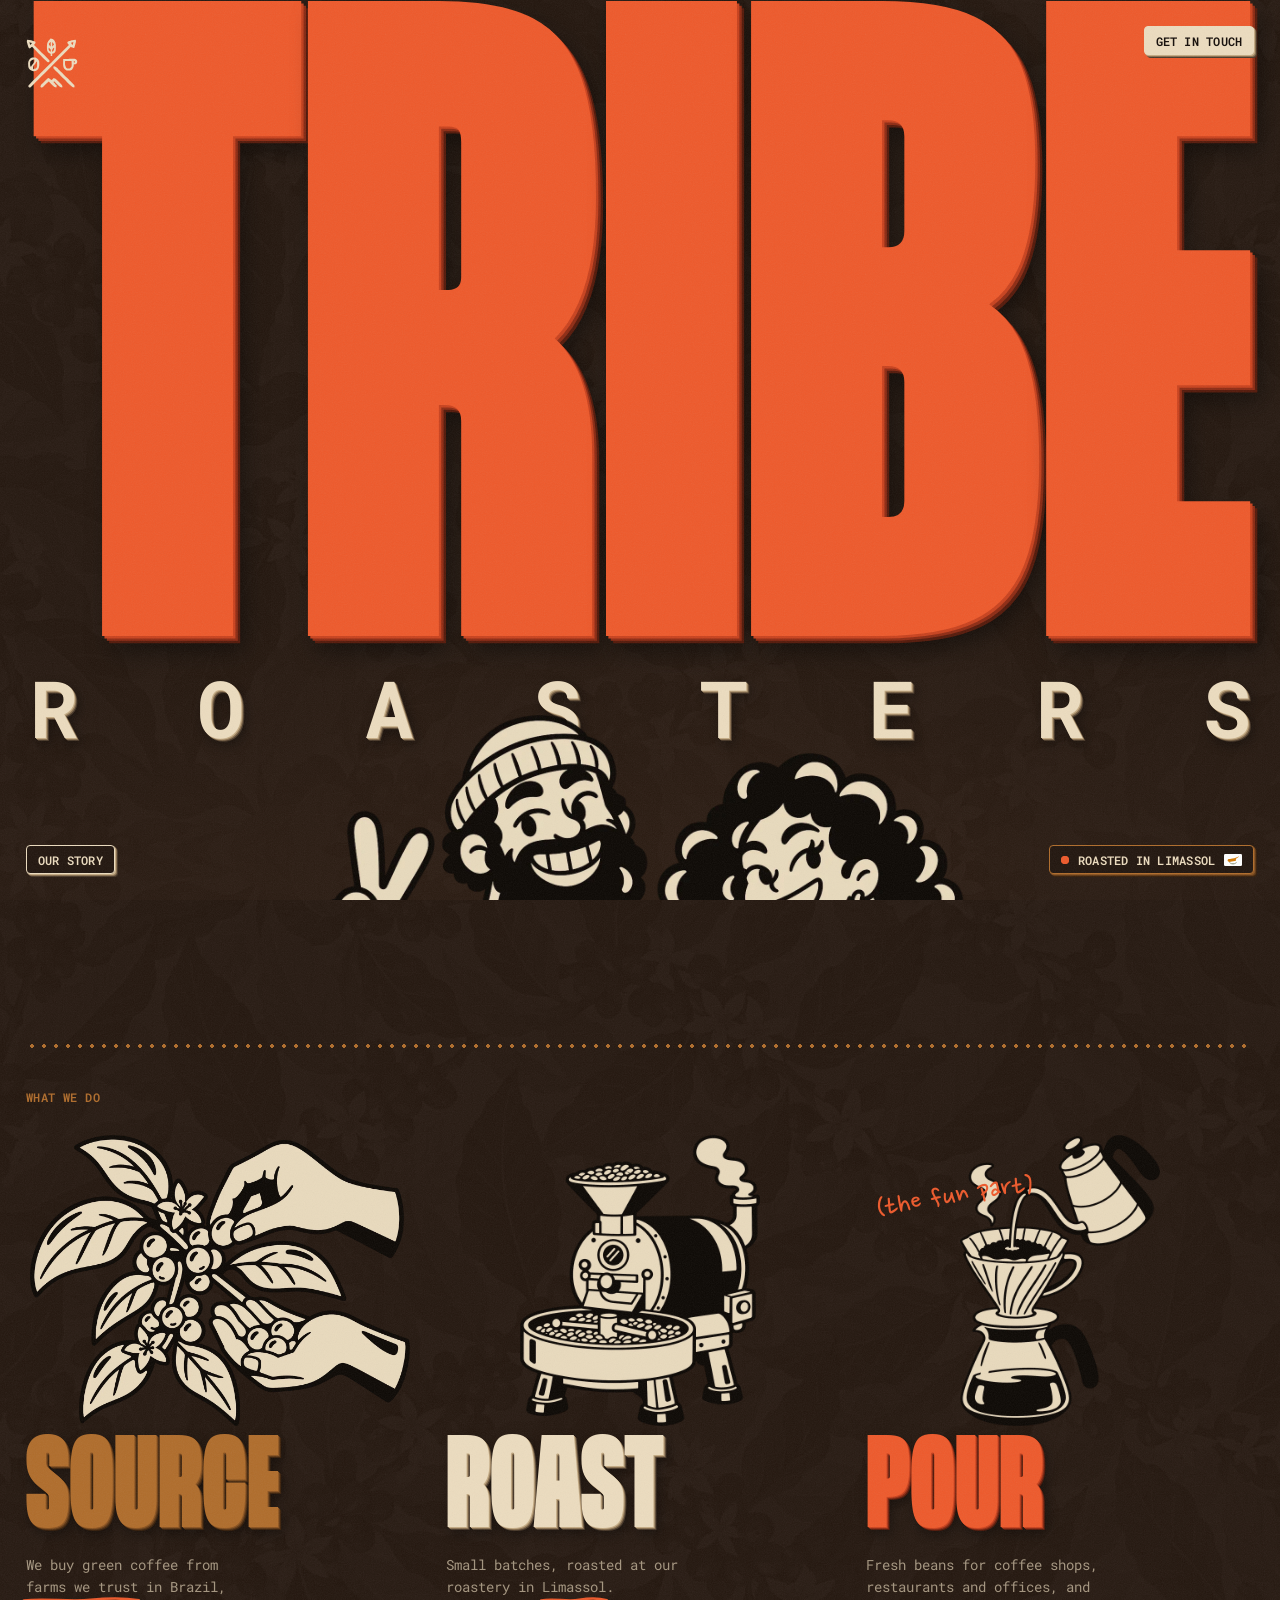
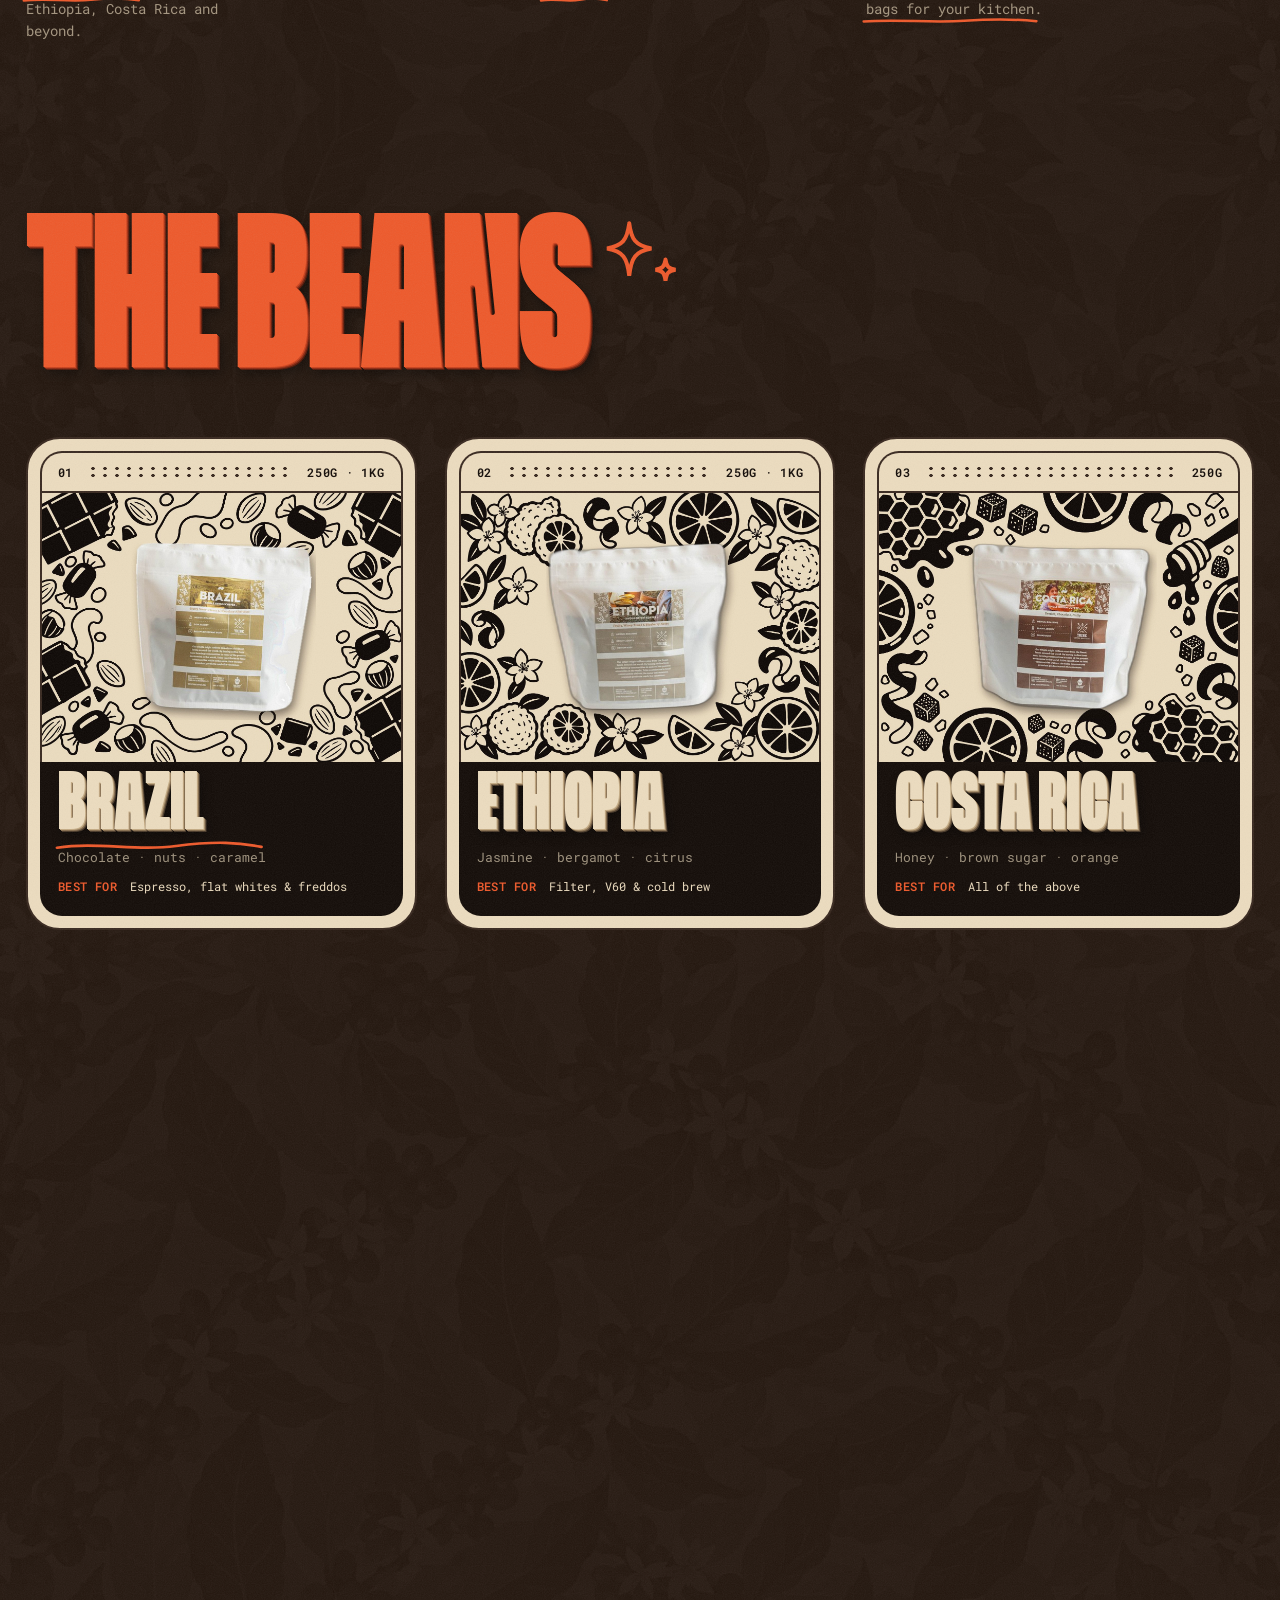
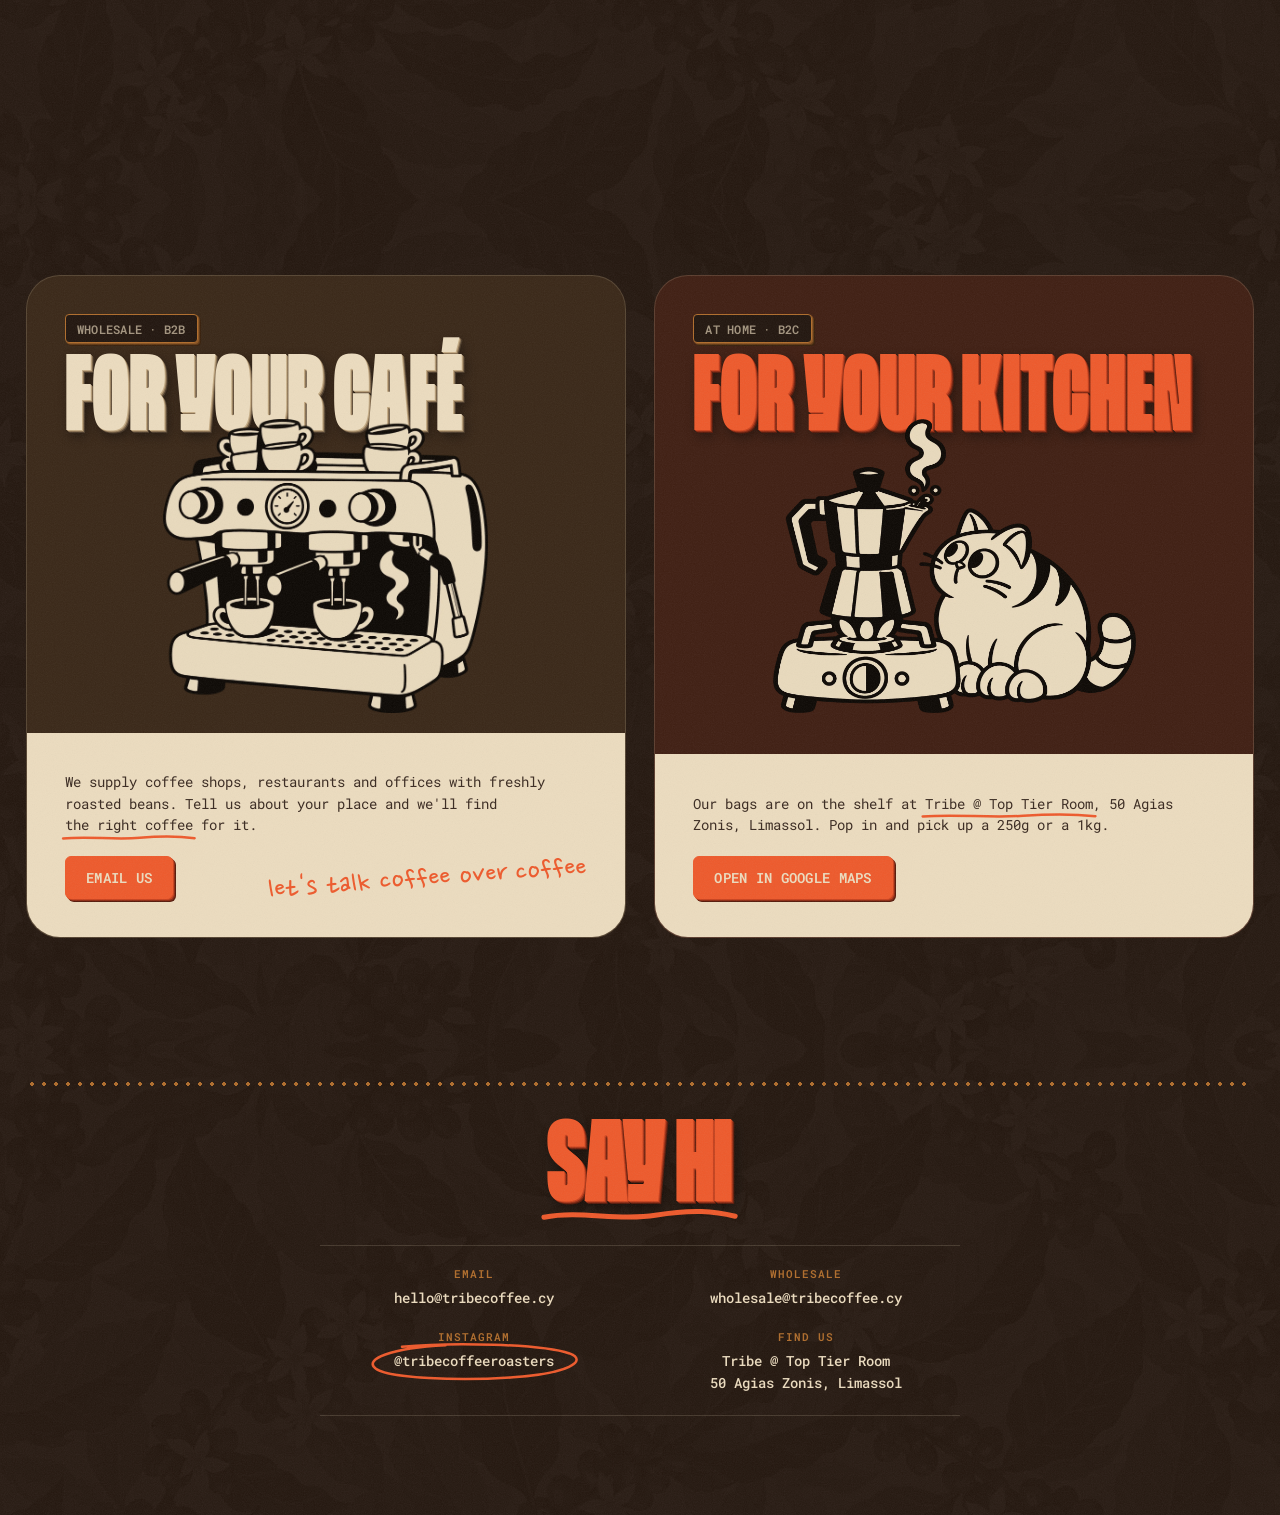
<file: index.html>
<!doctype html>
<html lang="en">
<head>
  <meta charset="utf-8">
  <meta name="viewport" content="width=device-width, initial-scale=1">
  <title>Tribe Coffee Roasters · Limassol</title>
  <meta name="description" content="Specialty coffee, sourced from origin and roasted in Limassol. Wholesale for cafés, and bags to take home from Top Tier.">
  <meta name="theme-color" content="#22160f">
  <!-- Preview: keep search engines away until the real launch -->
  <meta name="robots" content="noindex">
  <link rel="preconnect" href="https://fonts.googleapis.com">
  <link rel="preconnect" href="https://fonts.gstatic.com" crossorigin>
  <link rel="stylesheet" href="https://fonts.googleapis.com/css2?family=Roboto+Mono:wght@400;500;600&family=Nanum+Pen+Script&display=swap">
  <link rel="stylesheet" href="fonts.css">
  <link rel="stylesheet" href="styles.css">
  <!-- Motion runs only when wanted: off for reduced motion and for ?nomotion=1 -->
  <script>if(!/nomotion/.test(location.search)&&!matchMedia('(prefers-reduced-motion: reduce)').matches)document.documentElement.classList.add('motion')</script>
</head>
<body>

  <!-- Nav: one boxed label in each corner, like the LOCAL reference -->
  <header class="nav">
    <a class="nav__logo" href="#top" aria-label="Tribe Coffee Roasters, home">
      <img src="assets/tribe-mark.svg" alt="" width="76" height="74">
    </a>
    <a class="tag tag--solid" href="#contact">Get in touch</a>
  </header>

  <main id="top">

    <!-- HERO -->
    <section class="hero">
      <h1 class="hero__word">
        <span class="hero__lockup" aria-hidden="true">
          <span class="hero__tribe">TRIBE</span>
          <span class="hero__roasters"><span>R</span><span>O</span><span>A</span><span>S</span><span>T</span><span>E</span><span>R</span><span>S</span></span>
        </span>
        <span class="sr-only">Tribe Coffee Roasters: specialty coffee sourced from origin and roasted in Limassol</span>
      </h1>

      <img class="hero__art" src="assets/illustrations/hero-crew.webp" alt="Two grinning Tribe roasters: one makes a peace sign with a V60 in hand, the other hugs a bag of beans" width="1800" height="1132">

      <nav class="hero__foot" aria-label="Elsewhere">
        <a class="tag" href="story.html">Our story</a>
        <span class="tag tag--quiet hero__live"><span class="pulse" aria-hidden="true"></span>Roasted in Limassol
          <svg class="flag" viewBox="0 0 30 20" role="img" aria-label="Cyprus"><rect width="30" height="20" rx="2" fill="#fff"/><path fill="#d57800" d="M6 10.5C6 8.8 8 8 10 8.2l4-.6c2-.4 4-.8 5.5-1.4l5-2c.5-.2.8.2.4.5l-4.4 2.9c-.7.5-.9 1.3-.6 2 .4 1-.4 2-1.6 2.2l-5.3.8c-2 .3-3.5.8-4.8.4C6.9 12.6 6 11.7 6 10.5Z"/><path fill="none" stroke="#4e5b31" stroke-width="1" stroke-linecap="round" d="M9.5 14.4c1.8 1.6 3.6 2.2 5.5 1.9M20.5 14.4c-1.8 1.6-3.6 2.2-5.5 1.9"/></svg></span>
      </nav>
    </section>

    <!-- WHAT WE DO -->
    <section class="steps">
      <div class="dots" aria-hidden="true"></div>
      <p class="eyebrow">What we do</p>
      <ol class="steps__list">
        <li class="step">
          <img class="step__art" src="assets/illustrations/source-cherries.webp" alt="Hands picking ripe coffee cherries from a branch" width="1400" height="1065" loading="lazy">
          <h2 class="step__word">Source</h2>
          <p>We buy green coffee from <span class="marked">farms we trust<svg class="mark mark--under hand-mark" viewBox="0 0 200 16" preserveAspectRatio="none" aria-hidden="true"><path pathLength="1" d="M3 10C40 3 78 14 116 8S176 4 197 9"/></svg></span> in Brazil, Ethiopia, Costa Rica and beyond.</p>
        </li>
        <li class="step">
          <img class="step__art" src="assets/illustrations/roast-drum.webp" alt="A drum coffee roaster with fresh beans in its cooling tray" width="1172" height="1400" loading="lazy">
          <h2 class="step__word">Roast</h2>
          <p>Small batches, roasted at our roastery in <span class="marked">Limassol<svg class="mark mark--under hand-mark" viewBox="0 0 200 16" preserveAspectRatio="none" aria-hidden="true"><path pathLength="1" d="M3 10C40 3 78 14 116 8S176 4 197 9"/></svg></span>.</p>
        </li>
        <li class="step">
          <img class="step__art" src="assets/illustrations/pour-v60.webp" alt="A kettle pouring water into a V60 over a glass server" width="959" height="1400" loading="lazy">
          <h2 class="step__word">Pour</h2>
          <p>Fresh beans for coffee shops, restaurants and offices, and <span class="marked">bags for your kitchen<svg class="mark mark--under hand-mark" viewBox="0 0 200 16" preserveAspectRatio="none" aria-hidden="true"><path pathLength="1" d="M3 10C40 3 78 14 116 8S176 4 197 9"/></svg></span>.</p>
          <p class="hand step__aside">(the fun part)</p>
        </li>
      </ol>
    </section>

    <!-- THE BEANS -->
    <section class="beans" id="beans">
      <div class="dots" aria-hidden="true"></div>
      <div class="section-head">
        <h2 class="display"><span class="marked">The beans<svg class="mark mark--sparkle hand-mark" viewBox="0 0 80 70" aria-hidden="true"><path pathLength="1" d="M28 6C30 22 34 28 50 31C34 34 30 40 28 58C26 40 22 34 6 31C22 28 26 22 28 6Z"/><path pathLength="1" d="M64 42C65 49 67 51 74 52C67 53 65 55 64 63C63 55 61 53 54 52C61 51 63 49 64 42Z"/></svg></span></h2>
      </div>

      <div class="beans__grid">
        <!-- TODO: confirm every name, note, size and "best for" below -->
        <article class="bean">
          <div class="bean__panel">
            <button class="bean__open" type="button" aria-label="Open details"></button>
            <div class="bean__bar"><span>01</span><span class="bean__grip"></span><span>250g · 1kg</span></div>
            <img class="bean__art" src="assets/products/brazil.jpg" alt="Tribe Brazil coffee bag" width="1400" height="1045" loading="lazy">
            <div class="bean__foot">
              <h3 class="bean__name">Brazil</h3>
              <svg class="hand-mark scribble" viewBox="0 0 200 16" preserveAspectRatio="none" aria-hidden="true"><path pathLength="1" d="M3 10C40 3 78 14 116 8S176 4 197 9"/></svg>
              <p class="bean__notes">Chocolate · nuts · caramel</p>
              <p class="bean__use"><span>Best for</span> Espresso, flat whites &amp; freddos</p>
            </div>
          </div>
        </article>

        <article class="bean">
          <div class="bean__panel">
            <button class="bean__open" type="button" aria-label="Open details"></button>
            <div class="bean__bar"><span>02</span><span class="bean__grip"></span><span>250g · 1kg</span></div>
            <img class="bean__art" src="assets/products/ethiopia.jpg" alt="Tribe Ethiopia coffee bag" width="1400" height="1045" loading="lazy">
            <div class="bean__foot">
              <h3 class="bean__name">Ethiopia</h3>
              <p class="bean__notes">Jasmine · bergamot · citrus</p>
              <p class="bean__use"><span>Best for</span> Filter, V60 &amp; cold brew</p>
            </div>
          </div>
        </article>

        <article class="bean">
          <div class="bean__panel">
            <button class="bean__open" type="button" aria-label="Open details"></button>
            <div class="bean__bar"><span>03</span><span class="bean__grip"></span><span>250g</span></div>
            <img class="bean__art" src="assets/products/costa-rica.jpg" alt="Tribe Costa Rica coffee bag" width="1400" height="1045" loading="lazy">
            <div class="bean__foot">
              <h3 class="bean__name">Costa Rica</h3>
              <p class="bean__notes">Honey · brown sugar · orange</p>
              <p class="bean__use"><span>Best for</span> All of the above</p>
            </div>
          </div>
        </article>

        <article class="bean">
          <div class="bean__panel">
            <button class="bean__open" type="button" aria-label="Open details"></button>
            <div class="bean__bar"><span>04</span><span class="bean__grip"></span><span>250g · 1kg</span></div>
            <img class="bean__art" src="assets/products/excelencia.jpg" alt="Tribe Excelencia coffee bag" width="1400" height="1045" loading="lazy">
            <div class="bean__foot">
              <h3 class="bean__name">Excelencia</h3>
              <p class="bean__notes">Caramel · red fruit · cocoa</p>
              <p class="bean__use"><span>Best for</span> Espresso &amp; milk drinks</p>
            </div>
          </div>
        </article>

        <article class="bean">
          <div class="bean__panel">
            <button class="bean__open" type="button" aria-label="Open details"></button>
            <div class="bean__bar"><span>05</span><span class="bean__grip"></span><span>1kg</span></div>
            <div class="ph ph--light bean__art"><span class="ph__label">Bag · Premium</span></div>
            <div class="bean__foot">
              <h3 class="bean__name">Premium</h3>
              <p class="bean__notes">Our house blend for espresso</p>
              <p class="bean__use"><span>Best for</span> Our default house blend</p>
            </div>
          </div>
        </article>

        <article class="bean">
          <div class="bean__panel">
            <button class="bean__open" type="button" aria-label="Open details"></button>
            <div class="bean__bar"><span>06</span><span class="bean__grip"></span><span>250g</span></div>
            <img class="bean__art" src="assets/products/decaf.jpg" alt="Tribe Decaf coffee bag" width="1400" height="1045" loading="lazy">
            <div class="bean__foot">
              <h3 class="bean__name">Decaf</h3>
              <p class="bean__notes">All the flavour, none of the jitters</p>
              <p class="bean__use"><span>Best for</span> Espresso &amp; filter, any time of day</p>
            </div>
          </div>
          <p class="hand bean__hand bean__hand--alt">yes, it's actually good</p>
        </article>
      </div>
    </section>

    <!-- HOW TO BUY -->
    <section class="buy" id="buy">
      <div class="dots" aria-hidden="true"></div>
      <div class="section-head">
        <h2 class="display"><span class="marked">Get some<svg class="mark mark--arrow hand-mark" viewBox="0 0 120 90" aria-hidden="true"><path pathLength="1" d="M6 12C42 2 74 14 68 38C64 56 38 54 44 38C50 22 86 32 98 74"/><path pathLength="1" d="M84 68L99 76L104 60"/></svg></span></h2>
      </div>

      <div class="buy__grid">
        <article class="buy__card">
          <p class="tag tag--quiet">Wholesale · B2B</p>
          <h3 class="buy__title">For your café</h3>
          <img class="buy__art" src="assets/illustrations/espresso-machine.webp" alt="An orange two-group espresso machine pulling two shots" width="1400" height="1267" loading="lazy">
          <div class="buy__body">
            <p>We supply coffee shops, restaurants and offices with freshly roasted beans. Tell us about your place and we'll find <span class="marked">the right coffee<svg class="mark mark--under hand-mark" viewBox="0 0 200 16" preserveAspectRatio="none" aria-hidden="true"><path pathLength="1" d="M3 10C40 3 78 14 116 8S176 4 197 9"/></svg></span> for it.</p>
            <!-- TODO: real wholesale email -->
            <div class="buy__actions">
              <a class="btn" href="mailto:wholesale@tribecoffee.cy">Email us</a>
            </div>
            <p class="hand buy__hand">let's talk coffee over coffee</p>
          </div>
        </article>

        <article class="buy__card">
          <p class="tag tag--quiet">At home · B2C</p>
          <h3 class="buy__title">For your kitchen</h3>
          <img class="buy__art" src="assets/illustrations/moka-cat.webp" alt="A cat watching a moka pot bubble on a small stove" width="1125" height="913" loading="lazy">
          <div class="buy__body">
            <p>Our bags are on the shelf at <span class="marked">Tribe @ Top Tier Room<svg class="mark mark--under hand-mark" viewBox="0 0 200 16" preserveAspectRatio="none" aria-hidden="true"><path pathLength="1" d="M3 10C40 3 78 14 116 8S176 4 197 9"/></svg></span>, 50 Agias Zonis, Limassol. Pop in and pick up a 250g or a 1kg.</p>
            <div class="buy__actions">
              <a class="btn" href="https://maps.google.com/?cid=18486916382164832" target="_blank" rel="noopener">Open in Google Maps</a>
            </div>
          </div>
        </article>
      </div>
    </section>

  </main>

  <!-- CONTACT -->
  <footer class="foot" id="contact">
    <div class="dots" aria-hidden="true"></div>
    <div class="foot__top">
      <h2 class="display foot__word"><span class="marked">Say hi<svg class="mark mark--under hand-mark" viewBox="0 0 200 16" preserveAspectRatio="none" aria-hidden="true"><path pathLength="1" d="M3 10C40 3 78 14 116 8S176 4 197 9"/></svg></span></h2>
    </div>

    <dl class="foot__grid">
      <!-- TODO: real emails -->
      <div><dt>Email</dt><dd><a href="mailto:hello@tribecoffee.cy">hello@tribecoffee.cy</a></dd></div>
      <div><dt>Wholesale</dt><dd><a href="mailto:wholesale@tribecoffee.cy">wholesale@tribecoffee.cy</a></dd></div>
      <div><dt>Instagram</dt><dd><a href="https://www.instagram.com/tribecoffeeroasters/" target="_blank" rel="noopener"><span class="marked">@tribecoffeeroasters<svg class="mark mark--circle hand-mark" viewBox="0 0 200 80" preserveAspectRatio="none" aria-hidden="true"><path pathLength="1" d="M34 10C80 0 162 4 188 24C206 40 186 66 136 74C86 82 22 76 10 56C-2 36 24 13 74 7"/></svg></span></a></dd></div>
      <div><dt>Find us</dt><dd><a href="https://maps.google.com/?cid=18486916382164832" target="_blank" rel="noopener">Tribe @ Top Tier Room<br>50 Agias Zonis, Limassol</a></dd></div>
    </dl>

    <div class="foot__base">
      <img src="assets/tribe-mark.svg" alt="Tribe Coffee Roasters" width="30" height="29">
      <p class="foot__legal">© 2026 Tribe Coffee Roasters · Roasted in Limassol</p>
      <p class="foot__legal">Website baked by <a href="https://kaimakki.com" target="_blank" rel="noopener">Kaimakki Studio</a></p>
    </div>
  </footer>

  <!-- Product popup, filled from the clicked card by beans.js -->
  <dialog class="bean-dialog" aria-labelledby="bean-dialog-name">
    <div class="bean-dialog__bar">
      <form method="dialog"><button class="bean-dialog__close" aria-label="Close">&times;</button></form>
      <span class="bean__grip"></span>
      <span class="bean-dialog__sizes"></span>
    </div>
    <div class="bean-dialog__body">
      <div class="bean-dialog__art"></div>
      <div class="bean-dialog__info">
        <h3 class="bean__name" id="bean-dialog-name"></h3>
        <p class="bean-dialog__notes"></p>
        <p class="bean__use bean-dialog__use"></p>
        <div class="bean-dialog__actions">
          <a class="btn" href="https://maps.google.com/?cid=18486916382164832" target="_blank" rel="noopener">Buy at Top Tier Room</a>
          <!-- TODO: real wholesale email -->
          <a class="btn btn--ghost bean-dialog__wholesale" href="mailto:wholesale@tribecoffee.cy">Wholesale enquiry</a>
        </div>
      </div>
    </div>
  </dialog>
  <script src="beans.js"></script>
  <script src="motion.js"></script>

</body>
</html>
</file>
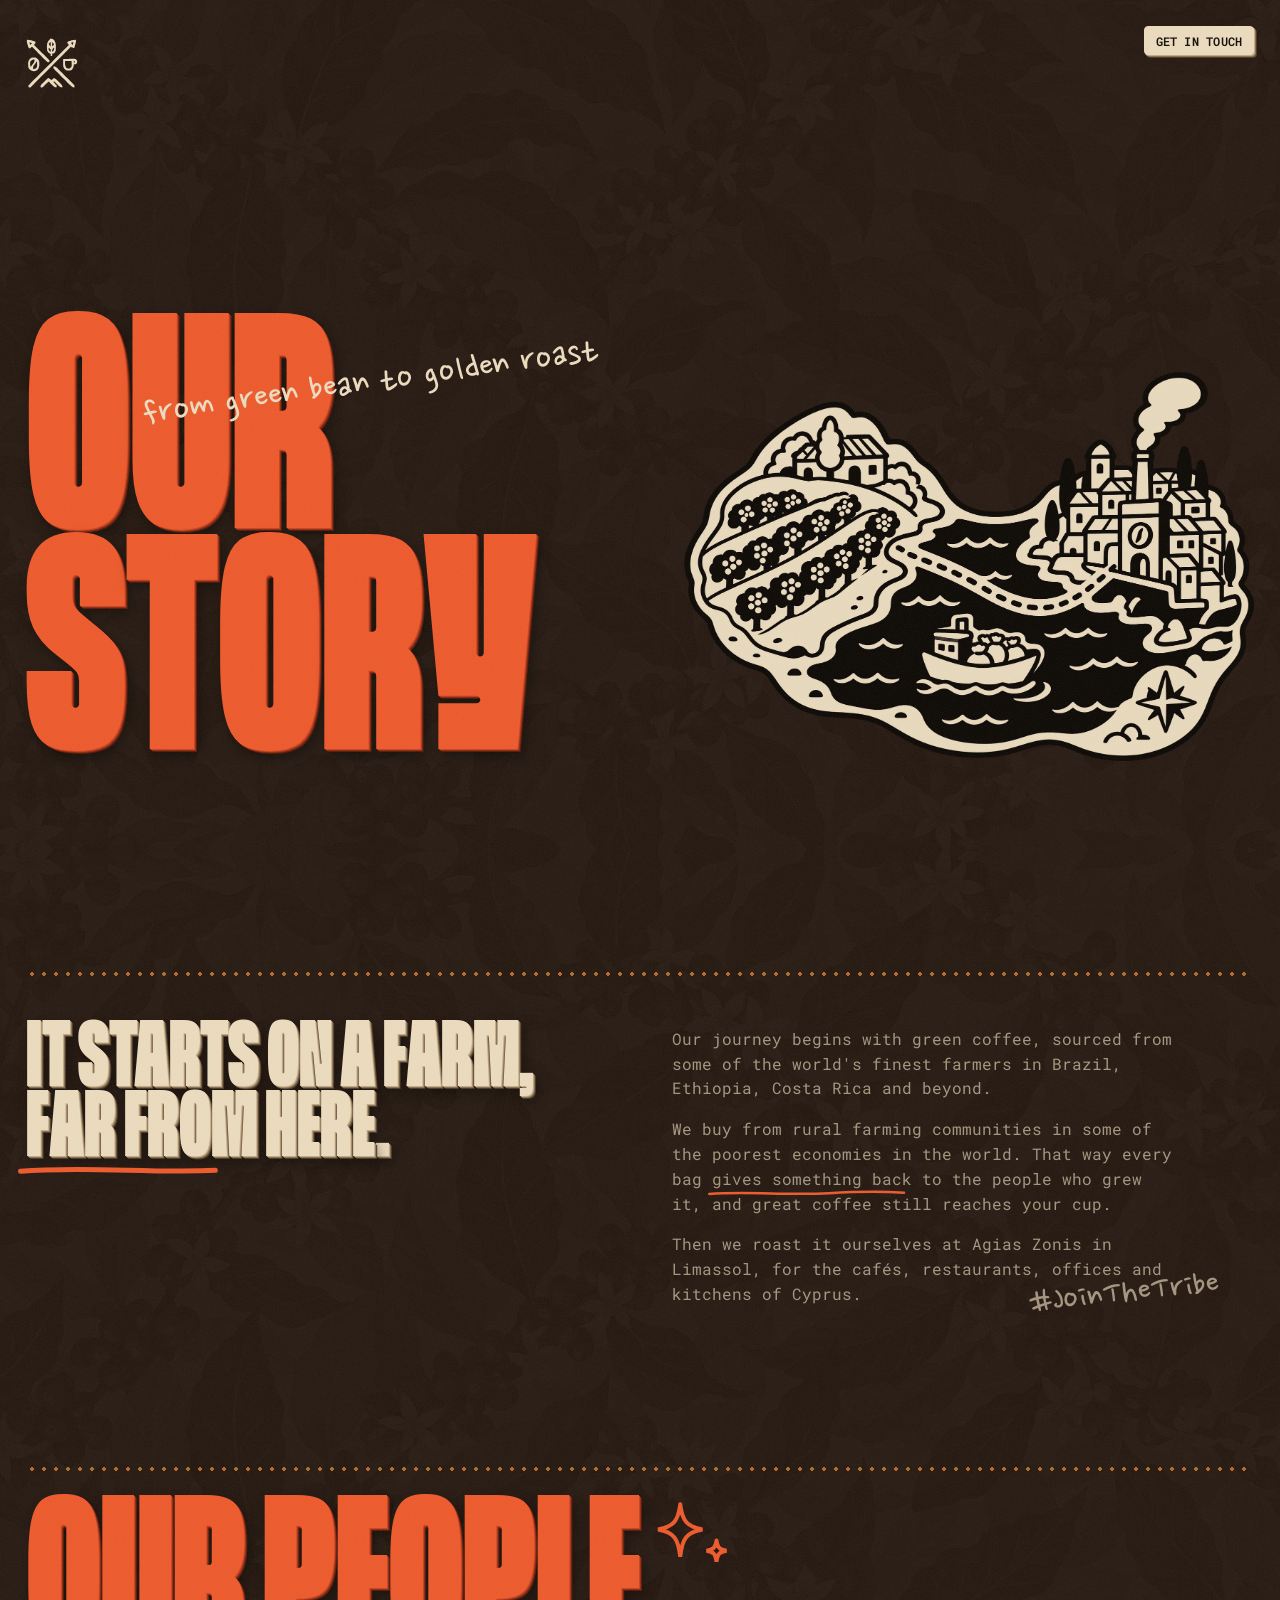
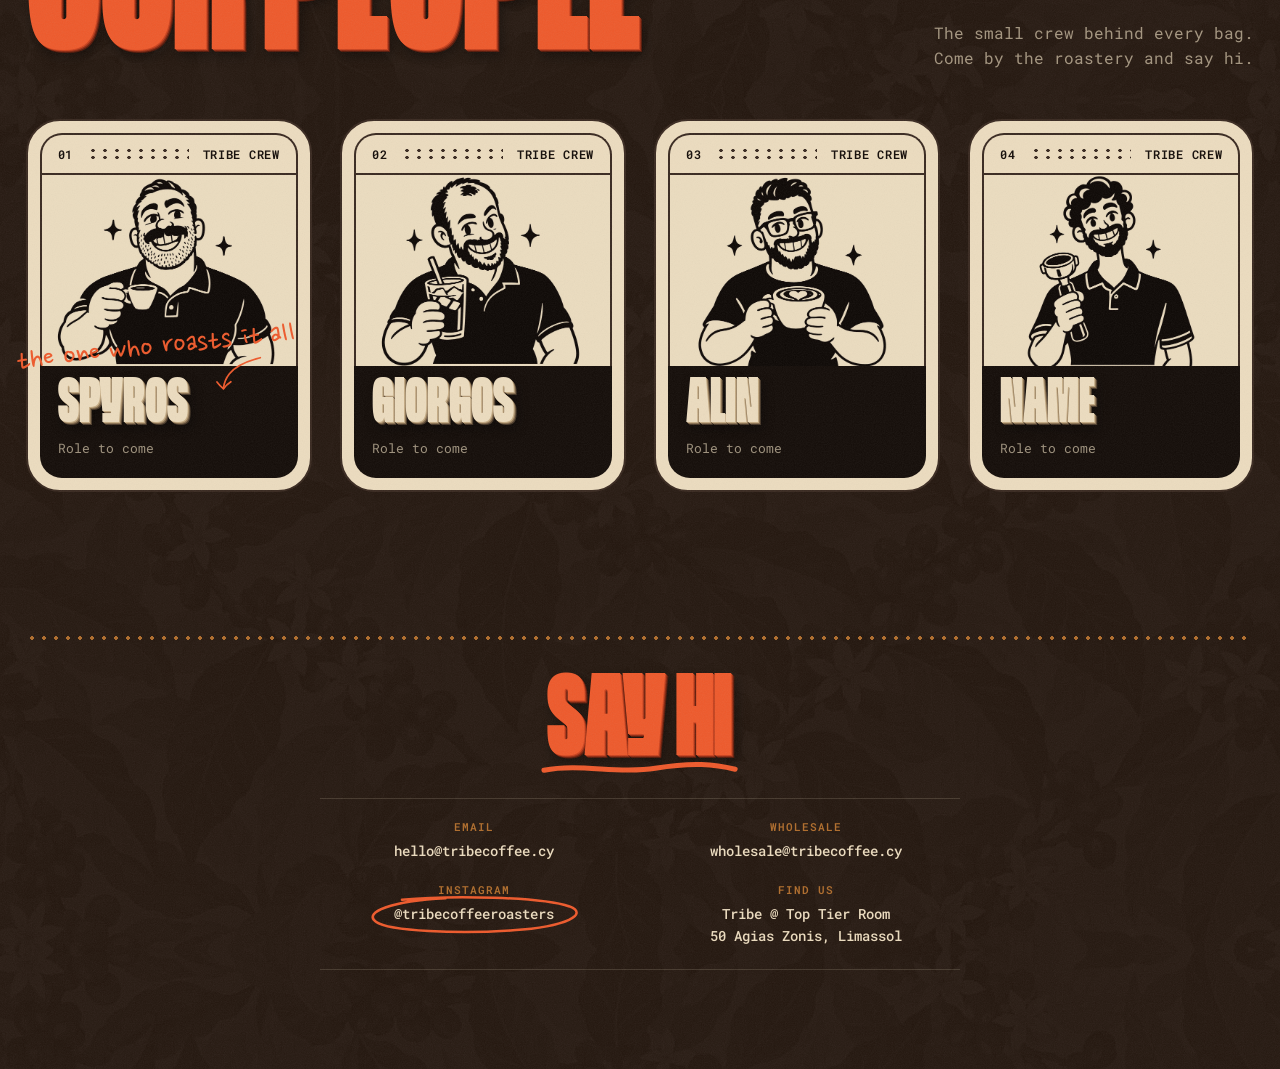
<file: story.html>
<!doctype html>
<html lang="en">
<head>
  <meta charset="utf-8">
  <meta name="viewport" content="width=device-width, initial-scale=1">
  <title>Our story · Tribe Coffee Roasters</title>
  <meta name="description" content="How Tribe sources green coffee from the world's farmers and roasts it in Limassol, and the people who do it.">
  <meta name="theme-color" content="#22160f">
  <!-- Preview: keep search engines away until the real launch -->
  <meta name="robots" content="noindex">
  <link rel="preconnect" href="https://fonts.googleapis.com">
  <link rel="preconnect" href="https://fonts.gstatic.com" crossorigin>
  <link rel="stylesheet" href="https://fonts.googleapis.com/css2?family=Roboto+Mono:wght@400;500;600&family=Nanum+Pen+Script&display=swap">
  <link rel="stylesheet" href="fonts.css">
  <link rel="stylesheet" href="styles.css">
  <!-- Motion runs only when wanted: off for reduced motion and for ?nomotion=1 -->
  <script>if(!/nomotion/.test(location.search)&&!matchMedia('(prefers-reduced-motion: reduce)').matches)document.documentElement.classList.add('motion')</script>
</head>
<body>

  <header class="nav">
    <a class="nav__logo" href="./" aria-label="Tribe Coffee Roasters, home">
      <img src="assets/tribe-mark.svg" alt="" width="76" height="74">
    </a>
    <a class="tag tag--solid" href="#contact">Get in touch</a>
  </header>

  <main>

    <!-- STORY -->
    <section class="story-hero">
      <h1 class="display story-hero__word">Our<br>story</h1>
      <img class="story-hero__art" src="assets/illustrations/story-map.webp" alt="A map from a hillside coffee farm, across the sea by boat, to the roastery town" width="1600" height="1088">
      <p class="hand story-hero__hand">from green bean to golden roast</p>
    </section>

    <!-- TODO: copy drafted from Tribe's own bag, Facebook and Instagram wording; needs their OK -->
    <section class="story">
      <div class="dots" aria-hidden="true"></div>
      <div class="story__grid">
        <p class="story__lede">It starts on a farm, <span class="marked">far from here<svg class="mark mark--under hand-mark" viewBox="0 0 200 16" preserveAspectRatio="none" aria-hidden="true"><path pathLength="1" d="M3 10C40 3 78 14 116 8S176 4 197 9"/></svg></span>.</p>
        <div class="story__body">
          <p>Our journey begins with green coffee, sourced from some of the world's finest farmers in Brazil, Ethiopia, Costa Rica and beyond.</p>
          <p>We buy from rural farming communities in some of the poorest economies in the world. That way every bag <span class="marked">gives something back<svg class="mark mark--under hand-mark" viewBox="0 0 200 16" preserveAspectRatio="none" aria-hidden="true"><path pathLength="1" d="M3 10C40 3 78 14 116 8S176 4 197 9"/></svg></span> to the people who grew it, and great coffee still reaches your cup.</p>
          <p>Then we roast it ourselves at Agias Zonis in Limassol, for the cafés, restaurants, offices and kitchens of Cyprus.</p>
          <p class="hand story__hand">#JoinTheTribe</p>
        </div>
      </div>
    </section>

    <!-- OUR PEOPLE: same card as the beans -->
    <section class="people" id="people">
      <div class="dots" aria-hidden="true"></div>
      <div class="section-head">
        <h2 class="display"><span class="marked">Our people<svg class="mark mark--sparkle hand-mark" viewBox="0 0 80 70" aria-hidden="true"><path pathLength="1" d="M28 6C30 22 34 28 50 31C34 34 30 40 28 58C26 40 22 34 6 31C22 28 26 22 28 6Z"/><path pathLength="1" d="M64 42C65 49 67 51 74 52C67 53 65 55 64 63C63 55 61 53 54 52C61 51 63 49 64 42Z"/></svg></span></h2>
        <p class="section-head__lede">The small crew behind every bag. Come by the roastery and say hi.</p>
      </div>

      <!-- TODO: roles, and the fourth person's name -->
      <div class="beans__grid people__grid">
        <article class="bean">
          <div class="bean__panel">
            <div class="bean__bar"><span>01</span><span class="bean__grip"></span><span>Tribe crew</span></div>
            <img class="bean__art" src="assets/team/spyros.jpg" alt="Cartoon of Spyros with his big moustache, holding an espresso" width="1400" height="1050" loading="lazy">
            <div class="bean__foot">
              <h3 class="bean__name">Spyros</h3>
              <p class="bean__notes">Role to come</p>
            </div>
          </div>
          <p class="hand bean__hand">the one who roasts it all
            <svg class="arrow" viewBox="0 0 90 60" aria-hidden="true"><path pathLength="1" d="M84 6c-14 2-40 6-56 22-7 7-11 15-13 24"/><path pathLength="1" d="M5 40c3 5 6 9 10 13 4-5 8-8 14-11"/></svg>
          </p>
        </article>

        <article class="bean">
          <div class="bean__panel">
            <div class="bean__bar"><span>02</span><span class="bean__grip"></span><span>Tribe crew</span></div>
            <img class="bean__art" src="assets/team/giorgos.jpg" alt="Cartoon of Giorgos holding an iced coffee" width="1400" height="1050" loading="lazy">
            <div class="bean__foot">
              <h3 class="bean__name">Giorgos</h3>
              <p class="bean__notes">Role to come</p>
            </div>
          </div>
        </article>

        <article class="bean">
          <div class="bean__panel">
            <div class="bean__bar"><span>03</span><span class="bean__grip"></span><span>Tribe crew</span></div>
            <img class="bean__art" src="assets/team/alin.jpg" alt="Cartoon of Alin in his glasses, holding a latte" width="1400" height="1050" loading="lazy">
            <div class="bean__foot">
              <h3 class="bean__name">Alin</h3>
              <p class="bean__notes">Role to come</p>
            </div>
          </div>
        </article>

        <article class="bean">
          <div class="bean__panel">
            <div class="bean__bar"><span>04</span><span class="bean__grip"></span><span>Tribe crew</span></div>
            <img class="bean__art" src="assets/team/name.jpg" alt="Cartoon of a tall barista holding a portafilter" width="1400" height="1050" loading="lazy">
            <div class="bean__foot">
              <h3 class="bean__name">Name</h3>
              <p class="bean__notes">Role to come</p>
            </div>
          </div>
        </article>
      </div>
    </section>

  </main>

  <footer class="foot" id="contact">
    <div class="dots" aria-hidden="true"></div>
    <div class="foot__top">
      <h2 class="display foot__word"><span class="marked">Say hi<svg class="mark mark--under hand-mark" viewBox="0 0 200 16" preserveAspectRatio="none" aria-hidden="true"><path pathLength="1" d="M3 10C40 3 78 14 116 8S176 4 197 9"/></svg></span></h2>
    </div>

    <dl class="foot__grid">
      <!-- TODO: real emails -->
      <div><dt>Email</dt><dd><a href="mailto:hello@tribecoffee.cy">hello@tribecoffee.cy</a></dd></div>
      <div><dt>Wholesale</dt><dd><a href="mailto:wholesale@tribecoffee.cy">wholesale@tribecoffee.cy</a></dd></div>
      <div><dt>Instagram</dt><dd><a href="https://www.instagram.com/tribecoffeeroasters/" target="_blank" rel="noopener"><span class="marked">@tribecoffeeroasters<svg class="mark mark--circle hand-mark" viewBox="0 0 200 80" preserveAspectRatio="none" aria-hidden="true"><path pathLength="1" d="M34 10C80 0 162 4 188 24C206 40 186 66 136 74C86 82 22 76 10 56C-2 36 24 13 74 7"/></svg></span></a></dd></div>
      <div><dt>Find us</dt><dd><a href="https://maps.google.com/?cid=18486916382164832" target="_blank" rel="noopener">Tribe @ Top Tier Room<br>50 Agias Zonis, Limassol</a></dd></div>
    </dl>

    <div class="foot__base">
      <img src="assets/tribe-mark.svg" alt="Tribe Coffee Roasters" width="30" height="29">
      <p class="foot__legal">© 2026 Tribe Coffee Roasters · Roasted in Limassol</p>
      <p class="foot__legal">Website baked by <a href="https://kaimakki.com" target="_blank" rel="noopener">Kaimakki Studio</a></p>
    </div>
  </footer>

  <script src="motion.js"></script>

</body>
</html>
</file>
<file: fonts.css>
/* Spektra Condensed Bold (Krista Likar & Alja Herlah), web licence held by Maria.
   Embedded here so the font file itself is not in the repo. */
@font-face {
  font-family: "Spektra";
  src: url([data-uri]) format("truetype");
  font-weight: 700;
  font-style: normal;
  font-display: swap;
}
</file>
<file: styles.css>
:root {
  /* Palette: vermilion orange, sandy beige, caramel, dark chocolate brown */
  --canvas: #22160f;
  --raised: #2d1f16;
  --ink: #3a2a21;
  --cream: #ecdcbf;
  --cream-dim: rgba(236, 220, 191, 0.64);
  --cream-faint: rgba(236, 220, 191, 0.16);
  --caramel: #b06d2c;
  --orange: #ee5a2c;
  --black: #140d09;

  /* Motion */
  --ease-out: cubic-bezier(0.22, 1, 0.36, 1);
  --ease-in-out: cubic-bezier(0.65, 0, 0.35, 1);
  --ease-in: cubic-bezier(0.55, 0, 1, 0.45);
  --ease-spring: cubic-bezier(0.34, 1.56, 0.64, 1);

  --f-display: "Spektra", "Arial Narrow", Impact, sans-serif;
  --f-body: "Roboto Mono", ui-monospace, monospace;
  --f-hand: "Nanum Pen Script", cursive;

  /* Stacked shadows that give Spektra a little depth */
  --shade-1: #c9431f;
  --shade-2: #8f2c14;
  --shade-3: #561a0b;

  --gutter: clamp(16px, 2vw, 32px);
  --section: clamp(88px, 11vw, 160px);

  /* Paper grain, drawn once as a static tile */
  --grain: url("data:image/svg+xml,%3Csvg xmlns='http://www.w3.org/2000/svg' width='240' height='240'%3E%3Cfilter id='n'%3E%3CfeTurbulence type='fractalNoise' baseFrequency='.9' numOctaves='3' stitchTiles='stitch'/%3E%3CfeColorMatrix type='saturate' values='0'/%3E%3C/filter%3E%3Crect width='100%25' height='100%25' filter='url(%23n)'/%3E%3C/svg%3E");

  color-scheme: dark;
}

*, *::before, *::after { box-sizing: border-box; }

html { scroll-behavior: smooth; }

body {
  margin: 0;
  /* Coffee-plant print made on Higgsfield, toned just above the page colour */
  background: var(--canvas) url("assets/coffee-leaves.jpg") top center / max(100%, 1100px) auto repeat-y;
  color: var(--cream);
  font: 400 14px/1.55 var(--f-body);
  -webkit-font-smoothing: antialiased;
}

/* Grain over the whole page; it scrolls with the page, nothing animates */
body::after {
  content: "";
  position: absolute;
  inset: 0;
  background: var(--grain);
  opacity: 0.07;
  pointer-events: none;
  z-index: 100;
}
body { position: relative; }

a { color: inherit; }
img { display: block; max-width: 100%; }
h1, h2, h3, p, ol, dl, dd { margin: 0; }

.sr-only {
  position: absolute; width: 1px; height: 1px; overflow: hidden;
  clip: rect(0 0 0 0); white-space: nowrap;
}

/* ---------- Shared bits ---------- */

.tag {
  display: inline-flex;
  align-items: center;
  padding: 8px 11px 7px;
  border: 1.5px solid var(--cream);
  border-radius: 4px;
  background: var(--canvas);
  color: var(--cream);
  font: 600 12px/1 var(--f-body);
  letter-spacing: 0.02em;
  text-transform: uppercase;
  text-decoration: none;
  white-space: nowrap;
}
a.tag:hover { background: var(--orange); border-color: var(--orange); }
.tag--solid { background: var(--cream); color: var(--black); }
a.tag--solid:hover { color: var(--cream); }
.tag--quiet { border-color: var(--caramel); color: var(--cream-dim); }

.btn {
  display: inline-flex;
  align-items: center;
  padding: 14px 20px 13px;
  border: 1.5px solid var(--orange);
  border-radius: 6px;
  background: var(--orange);
  color: var(--cream);
  font: 600 14px/1 var(--f-body);
  letter-spacing: 0.02em;
  text-transform: uppercase;
  text-decoration: none;
}
.btn:hover { background: var(--cream); border-color: var(--cream); color: var(--black); }
.btn--ghost { background: transparent; border-color: var(--caramel); }

/* Same stepped depth as the titles */
.tag, .btn {
  --s1: #c4ab84;
  --s2: #8a7152;
  --s3: #4a3a2a;
  box-shadow: 1px 1px 0 var(--s1), 2px 2px 0 var(--s2), 3px 3px 0 var(--s3);
  transition: background-color 0.2s var(--ease-out), color 0.2s var(--ease-out), border-color 0.2s var(--ease-out),
    transform 0.18s var(--ease-out), box-shadow 0.18s var(--ease-out);
}
.btn, a.tag:hover { --s1: #c9431f; --s2: #8f2c14; --s3: #561a0b; }
.btn--ghost, .tag--quiet { --s1: #8a5321; --s2: #5e3816; --s3: #38200c; }
.btn:hover { --s1: #c4ab84; --s2: #8a7152; --s3: #4a3a2a; }
@media (hover: hover) and (pointer: fine) {
  a.tag:hover, .btn:hover {
    transform: translate(-1px, -1px);
    box-shadow: 1px 1px 0 var(--s1), 2px 2px 0 var(--s2), 3px 3px 0 var(--s3), 4px 4px 0 var(--s3);
  }
}
a.tag:active, .btn:active {
  transform: translate(2px, 2px);
  box-shadow: 1px 1px 0 var(--s1);
  transition-duration: 0.08s;
}

.display {
  font: 700 clamp(84px, 15vw, 240px)/0.82 var(--f-display);
  text-transform: uppercase;
  letter-spacing: -0.005em;
  color: var(--orange);
}

/* Spektra titles: solid colour, stepped shadows for depth */
.display, .step__word, .bean__name, .buy__title, .story__lede {
  color: var(--orange);
  text-shadow: 1px 1px 0 var(--shade-1), 2px 2px 0 var(--shade-2), 3px 3px 0 var(--shade-3), 4px 6px 12px rgba(0, 0, 0, 0.45);
}

/* Beige titles shade towards brown */
.step__word, .bean__name, .buy__card:first-child .buy__title, .story__lede {
  color: var(--cream);
  --shade-1: #c4ab84;
  --shade-2: #8a7152;
  --shade-3: #4a3a2a;
}
/* Source, Roast, Pour: caramel, beige, orange */
.step:nth-child(1) .step__word {
  color: var(--caramel);
  --shade-1: #8a5321;
  --shade-2: #5e3816;
  --shade-3: #38200c;
}
.step:nth-child(3) .step__word, .buy__card:nth-child(2) .buy__title {
  color: var(--orange);
  --shade-1: #c9431f;
  --shade-2: #8f2c14;
  --shade-3: #561a0b;
}

.eyebrow {
  font: 600 12px/1 var(--f-body);
  letter-spacing: 0.04em;
  text-transform: uppercase;
  color: var(--caramel);
}

/* Handwritten notes sit on top of the interface, as if pencilled onto it */
.hand {
  position: absolute;
  z-index: 5;
  font: 400 clamp(29px, 2.5vw, 38px)/1 var(--f-hand);
  color: var(--orange);
  white-space: nowrap;
  pointer-events: none;
}

.arrow {
  width: 64px;
  height: auto;
  fill: none;
  stroke: currentColor;
  stroke-width: 3;
  stroke-linecap: round;
  stroke-linejoin: round;
}

/* The dotted grip from the moodboard's window bar, used as a section rule */
.dots {
  height: 10px;
  margin: 0 var(--gutter);
  background: radial-gradient(circle, var(--caramel) 1.6px, transparent 2px) 0 0 / 12px 10px;
}

.section-head {
  display: flex;
  align-items: flex-end;
  justify-content: space-between;
  gap: 24px 48px;
  flex-wrap: wrap;
  padding: 40px var(--gutter) 48px;
}
.section-head__lede { max-width: 32ch; color: var(--cream-dim); font-size: 16px; }

/* Illustration placeholder: swap each for an <img> when the art is ready */
.ph {
  display: flex;
  flex-direction: column;
  align-items: center;
  justify-content: center;
  gap: 8px;
  padding: 16px;
  border: 1.5px dashed var(--cream-faint);
  border-radius: 14px;
  background: repeating-linear-gradient(135deg, transparent 0 13px, rgba(236, 220, 191, 0.045) 13px 14px);
  color: var(--cream-dim);
  text-align: center;
}
.ph__label {
  font: 600 11px/1 var(--f-body);
  letter-spacing: 0.1em;
  text-transform: uppercase;
}
.ph__brief { max-width: 34ch; font-size: 13px; line-height: 1.35; opacity: 0.8; }
.ph--light {
  border-color: rgba(36, 33, 24, 0.35);
  background: repeating-linear-gradient(135deg, transparent 0 13px, rgba(36, 33, 24, 0.06) 13px 14px);
  color: rgba(36, 33, 24, 0.6);
}

/* ---------- Nav ---------- */

.nav {
  position: fixed;
  inset: 0 0 auto;
  z-index: 50;
  display: flex;
  justify-content: space-between;
  align-items: flex-start;
  padding: var(--gutter);
  pointer-events: none;
}
.nav > * { pointer-events: auto; }
.nav__logo { width: 52px; }

/* ---------- Hero ---------- */

.hero {
  position: relative;
  height: 100vh;
  height: 100svh;
  min-height: 620px;
  overflow: hidden;
  background: radial-gradient(120% 80% at 50% 110%, rgba(52, 34, 22, 0.6) 0%, transparent 60%);
}

.hero__word {
  position: absolute;
  top: max(1vw, 10px);
  left: 0;
  right: 0;
  display: flex;
  justify-content: center;
  margin: 0;
  font: 700 min(62vw, 92svh)/1 var(--f-display);
  letter-spacing: -0.01em;
  color: var(--orange);
  /* same stepped depth, scaled up for the giant word */
  text-shadow: 0.003em 0.003em 0 var(--shade-1), 0.006em 0.006em 0 var(--shade-2), 0.009em 0.009em 0 var(--shade-3), 0.012em 0.018em 0.03em rgba(0, 0, 0, 0.5);
  user-select: none;
}
/* TRIBE with ROASTERS underneath, spread to exactly the same width */
.hero__lockup { display: inline-flex; flex-direction: column; }
.hero__tribe { line-height: 0.8; margin-top: 0.09em; }
.hero__roasters {
  display: flex;
  justify-content: space-between;
  margin-top: -0.65em;
  font: 700 0.1em/1 var(--f-body);
  letter-spacing: 0;
  color: var(--cream);
  text-shadow: 1px 1px 0 #c4ab84, 2px 2px 0 #8a7152, 3px 3px 0 #4a3a2a, 4px 6px 12px rgba(0, 0, 0, 0.45);
}

/* The crew stand in front of the word. Their heads start at the foot of ROASTERS and just
   tuck over it; the word block is 0.925em tall (in the word's font size), the letters end ~0.905em */
.hero__art {
  --art-top: calc(max(1vw, 10px) + 0.885 * min(62vw, 92svh));
  position: absolute;
  left: 50%;
  top: var(--art-top);
  /* tall enough to always reach the bottom edge (the drawing is 0.63 as tall as it is wide) */
  width: auto;
  height: max(100% - var(--art-top), 0.63 * min(64vw, 1000px, 105svh));
  max-width: none;
  transform: translateX(-50%);
}
/* Portrait screens: the crew stand on the bottom edge and the words sit just above their heads.
   The crew get the height left under the nav and the words (0.925em tall), so nothing is cut off. */
@media (max-aspect-ratio: 1/1) {
  .hero { --crew-w: min(140vw, 1000px, (100svh - 120px - 0.925 * min(62vw, 92svh)) / 0.63); }
  .hero__art { top: auto; bottom: 0; width: var(--crew-w); height: auto; }
  .hero__word { top: auto; bottom: calc(0.63 * var(--crew-w) - 0.02em); }
}

.hero__foot {
  position: absolute;
  left: 0;
  right: 0;
  bottom: var(--gutter);
  display: flex;
  justify-content: space-between;
  align-items: center;
  padding: 0 var(--gutter);
}

.hero__live { gap: 9px; color: var(--cream); }
.flag { width: 18px; height: 12px; flex-shrink: 0; }
.pulse {
  position: relative;
  width: 8px;
  height: 8px;
  border-radius: 50%;
  background: var(--orange);
}
/* the ring animates transform and opacity only, on its own layer */
.pulse::after {
  content: "";
  position: absolute;
  inset: 0;
  border-radius: 50%;
  background: var(--orange);
  animation: pulse 1.8s ease-out infinite;
}
@keyframes pulse {
  from { transform: scale(1); opacity: 0.7; }
  to { transform: scale(2.8); opacity: 0; }
}

/* ---------- What we do ---------- */

.steps { padding-top: var(--section); }
.steps .eyebrow { padding: 40px var(--gutter) 0; }

.steps__list {
  list-style: none;
  display: grid;
  grid-template-columns: repeat(3, 1fr);
  gap: 32px;
  padding: 32px var(--gutter) 0;
}
.step { position: relative; }
.step__art { display: block; width: 100%; height: auto; aspect-ratio: 4 / 3; object-fit: contain; margin-bottom: 20px; }
.step__word {
  font: 700 clamp(72px, 9vw, 150px)/0.82 var(--f-display);
  text-transform: uppercase;
}
.step p:not(.hand) { max-width: 30ch; margin-top: 14px; color: var(--cream-dim); }
.step__aside {
  top: 9%;
  left: 2%;
  transform: rotate(-9deg);
}

/* ---------- Beans: cards drawn like the moodboard widget ---------- */

.beans { padding-top: var(--section); }

.beans__grid {
  display: grid;
  grid-template-columns: repeat(3, 1fr);
  gap: 56px 28px;
  padding: 0 var(--gutter);
}

.bean { position: relative; }
.bean__panel {
  padding: 12px;
  border: 2px solid var(--ink);
  border-radius: 34px;
  background: var(--cream);
  color: var(--black);
  transition: transform 0.5s var(--ease-out);
}
@media (hover: hover) and (pointer: fine) {
  .bean:hover .bean__panel { transform: translateY(-8px) rotate(-1.2deg); }
}
.bean:active .bean__panel {
  transform: translateY(-3px) rotate(-0.6deg) scale(0.985);
  transition-duration: 0.15s;
}

.bean__bar {
  display: flex;
  align-items: center;
  gap: 14px;
  padding: 12px 16px;
  border: 2px solid var(--ink);
  border-bottom: 0;
  border-radius: 22px 22px 0 0;
  font: 600 12px/1 var(--f-body);
  letter-spacing: 0.06em;
  text-transform: uppercase;
}
.bean__grip {
  flex: 1;
  height: 14px;
  background: radial-gradient(circle, var(--ink) 1.5px, transparent 1.9px) 0 0 / 12px 7px;
}
.bean__art {
  display: block;
  width: 100%;
  height: auto;
  aspect-ratio: 1400 / 1045; /* the renders' own shape, so nothing is cropped */
  object-fit: cover;
  border-radius: 0;
  border: 2px solid var(--ink);
  border-bottom: 0;
}
.bean__panel { position: relative; }
.bean__open {
  position: absolute;
  inset: 0;
  z-index: 1;
  border: 0;
  border-radius: inherit;
  background: none;
  cursor: pointer;
}
.bean__open:focus-visible { outline: 3px solid var(--orange); outline-offset: 4px; }

/* ---------- Product popup ---------- */

.bean-dialog {
  width: min(980px, calc(100% - 32px));
  max-height: calc(100% - 32px);
  padding: 12px;
  border: 2px solid var(--ink);
  border-radius: 34px;
  background: var(--cream);
  color: var(--black);
}
.bean-dialog::backdrop { background: rgba(0, 0, 0, 0.72); }
.bean-dialog__bar {
  display: flex;
  align-items: center;
  gap: 14px;
  padding: 8px 16px;
  border: 2px solid var(--ink);
  border-bottom: 0;
  border-radius: 22px 22px 0 0;
  font: 600 12px/1 var(--f-body);
  letter-spacing: 0.02em;
  text-transform: uppercase;
}
.bean-dialog__bar form { display: contents; }
.bean-dialog__close {
  padding: 0 4px;
  border: 0;
  background: none;
  color: var(--black);
  font: 400 30px/1 var(--f-body);
  cursor: pointer;
}
.bean-dialog__body {
  display: grid;
  grid-template-columns: 1.25fr 1fr;
  border: 2px solid var(--ink);
  border-radius: 0 0 22px 22px;
  overflow: hidden;
}
.bean-dialog__art .bean__art { height: 100%; border: 0; }
.bean-dialog__info {
  display: flex;
  flex-direction: column;
  justify-content: flex-end;
  gap: 16px;
  padding: 28px;
  background: var(--black);
  color: var(--cream);
}
.bean-dialog__info .bean__name { font-size: clamp(64px, 7vw, 112px); white-space: normal; }
.bean-dialog__notes { color: var(--cream-dim); font-size: 15px; }
.bean-dialog__actions { display: flex; flex-wrap: wrap; gap: 10px; margin-top: 8px; }
.bean__foot {
  padding: 16px 18px 20px;
  border-radius: 0 0 22px 22px;
  background: var(--black);
  color: var(--cream);
}
.bean__name {
  font: 700 clamp(56px, 5.6vw, 92px)/0.85 var(--f-display);
  text-transform: uppercase;
  white-space: nowrap;
}
.bean__notes { margin-top: 8px; color: var(--cream-dim); font-size: 13px; }
/* Barista note: where each coffee shines */
.bean__use { margin-top: 10px; color: var(--cream); font-size: 12px; }
.bean__use span {
  margin-right: 6px;
  color: var(--orange);
  font-weight: 600;
  letter-spacing: 0.04em;
  text-transform: uppercase;
}

.bean__hand {
  bottom: 92px;
  right: 5%;
  text-align: right;
  transform: rotate(-6deg);
}
.bean__hand .arrow { display: block; width: 52px; margin: 2px 34px 0 auto; }
.beans__grid .bean__hand--alt { top: 56%; bottom: auto; left: 22px; right: auto; color: var(--orange); transform: rotate(-5deg); }

/* Pencil marks: a scribbled underline or loose circle around a word */
.marked { position: relative; display: inline-block; }
.mark {
  position: absolute;
  overflow: visible;
  fill: none;
  stroke: var(--orange);
  stroke-width: 2.5;
  stroke-linecap: round;
  pointer-events: none;
}
.mark path { vector-effect: non-scaling-stroke; }
.mark--under { left: -3%; bottom: -0.32em; width: 106%; height: 0.4em; }
.mark--circle { left: -18%; top: -38%; width: 136%; height: 176%; }
.mark--sparkle { left: 100%; top: -0.08em; width: 0.42em; height: 0.37em; margin-left: 0.06em; }
.mark--arrow { left: 100%; top: 0.05em; width: 0.62em; height: 0.47em; margin-left: 0.08em; }
.display .mark, .story__lede .mark { stroke-width: 5; }
.display .mark--sparkle, .display .mark--arrow { stroke-width: 4; }
.display .mark--under, .story__lede .mark--under { bottom: -0.1em; height: 0.16em; }

/* Pencil underline under Brazil */
.bean__foot { position: relative; }
.scribble {
  position: absolute;
  left: 14px;
  top: calc(16px + clamp(56px, 5.6vw, 92px) * 0.84);
  width: 58%;
  height: 14px;
  fill: none;
  stroke: var(--orange);
  stroke-width: 3;
  stroke-linecap: round;
  pointer-events: none;
}

/* ---------- How to buy ---------- */

.buy { padding-top: var(--section); }

.buy__grid {
  display: grid;
  grid-template-columns: 1fr 1fr;
  gap: 28px;
  padding: 0 var(--gutter);
}
.buy__card {
  --pad: clamp(24px, 3vw, 44px);
  position: relative;
  display: flex;
  flex-direction: column;
  gap: 20px;
  overflow: hidden;
  padding: var(--pad) var(--pad) 0;
  border: 1.5px solid var(--cream-faint);
  border-radius: 34px;
}
/* Each card leans towards its title's colour */
.buy__card:first-child { background: #3a2818; }
.buy__card:nth-child(2) { background: #401f13; }
.buy__card > .tag { align-self: flex-start; }
.buy__title {
  font: 700 clamp(64px, 7.4vw, 124px)/0.84 var(--f-display);
  text-transform: uppercase;
}
/* The illustration sits just under the title and tucks over its bottom edge */
.buy__art {
  position: relative;
  z-index: 1;
  display: block;
  width: 100%;
  height: auto;
  aspect-ratio: 16 / 9;
  object-fit: contain;
  margin-top: clamp(-56px, -3.4vw, -26px);
}
/* Beige panel at the bottom of the card for the description and button */
.buy__body {
  position: relative;
  display: flex;
  flex-direction: column;
  gap: 20px;
  margin: auto calc(-1 * var(--pad)) 0;
  padding: var(--pad);
  background: var(--cream);
  color: var(--ink);
}
.buy__actions { display: flex; flex-wrap: wrap; gap: 10px; }
/* Inside the panel, clear of the card's border so it stays legible */
.buy__hand { bottom: calc(var(--pad) + 4px); right: var(--pad); transform: rotate(-4deg); }

/* ---------- Footer ---------- */

.foot {
  position: relative;
  overflow: hidden;
  padding-top: var(--section);
  padding-bottom: 48px;
}
/* Contact sits in the middle half */
.foot__top, .foot__grid, .foot__base { width: 50%; margin-inline: auto; }
.foot__top { padding-top: 40px; text-align: center; }
.foot__word { font-size: clamp(56px, 8vw, 124px); }

.foot__grid {
  display: grid;
  grid-template-columns: 1fr 1fr;
  gap: 22px 24px;
  margin-top: 32px;
  padding: 22px 0;
  text-align: center;
  border-top: 1.5px solid var(--cream-faint);
  border-bottom: 1.5px solid var(--cream-faint);
}
.foot__grid dt {
  margin-bottom: 8px;
  font: 600 11px/1 var(--f-body);
  letter-spacing: 0.1em;
  text-transform: uppercase;
  color: var(--caramel);
}
.foot__grid dd { font-size: 14px; font-weight: 500; overflow-wrap: anywhere; }
.foot__grid a { text-decoration: none; }
.foot__grid a:hover { color: var(--orange); }

.foot__base {
  display: flex;
  flex-wrap: wrap;
  align-items: center;
  justify-content: center;
  gap: 8px 14px;
  padding: 22px 0 0;
}
.foot__base img { width: 30px; }
.foot__legal { color: var(--cream-dim); font-size: 12px; }
.foot__legal a { color: var(--cream); text-decoration: none; }
.foot__legal a:hover { color: var(--orange); }

/* ---------- Our story page ---------- */


.story-hero {
  position: relative;
  display: grid;
  grid-template-columns: 1.1fr 1fr;
  align-items: end;
  gap: 32px;
  min-height: 92vh;
  min-height: 92svh;
  padding: 140px var(--gutter) 48px;
}
.story-hero__word { font-size: clamp(120px, 21vw, 360px); }
.story-hero__art { display: block; width: 100%; height: auto; aspect-ratio: 4 / 3; object-fit: contain; }
.story-hero__hand {
  left: calc(var(--gutter) + 9vw);
  top: 44%;
  font-size: clamp(34px, 3.2vw, 48px);
  transform: rotate(-8deg);
  color: var(--cream);
}

.story { padding-top: var(--section); }
.story__grid {
  display: grid;
  grid-template-columns: 1fr 1fr;
  gap: 40px 64px;
  padding: 48px var(--gutter) 0;
}
.story__lede {
  font: 700 clamp(56px, 6.4vw, 108px)/0.86 var(--f-display);
  text-transform: uppercase;
}
.story__body p { max-width: 50ch; margin-bottom: 1em; font-size: 16px; color: var(--cream-dim); }
.story__body { position: relative; }
.story__body .story__hand { right: 6%; bottom: -30px; font-size: clamp(32px, 3vw, 44px); transform: rotate(-6deg); }

.people { padding-top: var(--section); }
.people__grid { grid-template-columns: repeat(4, 1fr); }
.people__grid .bean__name { font-size: clamp(48px, 4.4vw, 76px); }
.people__grid .bean__bar span:last-child { white-space: nowrap; }

/* ---------- Smaller screens ---------- */

@media (max-width: 1000px) {
  .beans__grid, .people__grid { grid-template-columns: repeat(2, 1fr); }
  .story-hero, .story__grid { grid-template-columns: 1fr; }
  .buy__grid { grid-template-columns: 1fr; }
}

@media (max-width: 720px) {
  .nav__logo { width: 44px; }

  .hero__word { font-size: 60vw; }
  .hero { --crew-w: min(140vw, (100svh - 120px - 55.5vw) / 0.63); }

  .steps__list { grid-template-columns: 1fr; gap: 56px; }

  .beans__grid, .people__grid { grid-template-columns: 1fr; }
  .story-hero { padding-top: 120px; }
  .story-hero__hand { top: 30%; }
  .bean-dialog__body { grid-template-columns: 1fr; }
  .bean-dialog__art .bean__art { height: auto; }

  .foot__top, .foot__grid, .foot__base { width: calc(100% - 2 * var(--gutter)); }
  .foot__grid { grid-template-columns: 1fr; }
  .foot__base { flex-wrap: wrap; }
}

/* ---------- Motion (only with .motion on <html>; see the <head> script) ---------- */

/* Hero on load: letters rise, the art fades up, labels arrive */
@keyframes rise-in { from { opacity: 0; transform: translateY(0.28em); } }
@keyframes fade-in { from { opacity: 0; } }
@keyframes art-in { from { opacity: 0; transform: translateX(-50%) translateY(48px); } }

.ltr { display: inline-block; }
.motion .hero__word .ltr, .motion .story-hero__word .ltr { animation: rise-in 1.1s var(--ease-out) backwards; animation-delay: calc(80ms + var(--i) * 70ms); }
.motion .hero__roasters { animation: fade-up 0.9s var(--ease-out) 0.55s backwards; }
.motion .hero__art { animation: art-in 1.2s var(--ease-out) 0.45s backwards; }
.motion .nav > *, .motion .hero__foot > * { animation: fade-in 0.8s var(--ease-out) backwards; animation-delay: 1.05s; }
.motion .nav > :last-child, .motion .hero__foot > :nth-child(2) { animation-delay: 1.15s; }

/* Scroll reveals: motion.js tags elements and adds .is-in as they come into view */
.motion [data-reveal] {
  opacity: 0;
  transform: translateY(28px);
  transition: opacity 0.7s var(--ease-out), transform 0.9s var(--ease-out);
  transition-delay: calc(var(--i, 0) * 90ms);
}
.motion [data-reveal="line"] { opacity: 1; transform: scaleX(0); transform-origin: left; transition: transform 1.2s var(--ease-in-out); }
.motion [data-reveal].is-in { opacity: 1; transform: none; }

/* Handwriting writes itself on, left to right, then its arrow draws */
.hand, .hand-mark { --hand-delay: calc(var(--i, 0) * 90ms + 0.6s); }
.motion .hand {
  clip-path: inset(-40% 100% -40% -10%);
  transition: clip-path 0.9s var(--ease-in-out) var(--hand-delay);
}
.motion .hand.is-in { clip-path: inset(-40% -10% -40% -10%); }
.motion .hand .arrow path, .motion .hand-mark path {
  stroke-dasharray: 1;
  stroke-dashoffset: 1;
  transition: stroke-dashoffset 0.55s var(--ease-in-out) calc(var(--hand-delay) + 0.75s);
}
.motion .hand .arrow path + path { transition-duration: 0.25s; transition-delay: calc(var(--hand-delay) + 1.25s); }
.motion .hand-mark path { transition-duration: 0.7s; transition-delay: calc(var(--hand-delay) + 1.5s); }
.motion .mark path { transition-delay: calc(var(--hand-delay) + 0.2s); }
.motion .hand.is-in .arrow path, .motion .hand-mark.is-in path { stroke-dashoffset: 0; }

/* Popup scales in and out; its picture settles and its text follows */
@keyframes dialog-in { from { opacity: 0; transform: translateY(18px) scale(0.97); } }
@keyframes dialog-out { to { opacity: 0; transform: translateY(10px) scale(0.98); } }
@keyframes backdrop-out { to { opacity: 0; } }
@keyframes settle { from { transform: scale(1.06); } }
@keyframes fade-up { from { opacity: 0; transform: translateY(14px); } }
.motion .bean-dialog[open] { animation: dialog-in 0.45s var(--ease-out); }
.motion .bean-dialog[open]::backdrop { animation: fade-in 0.35s var(--ease-out); }
.motion .bean-dialog[open] .bean-dialog__art .bean__art { animation: settle 1s var(--ease-out); }
.motion .bean-dialog[open] .bean-dialog__info > * { animation: fade-up 0.6s var(--ease-out) backwards; }
.motion .bean-dialog[open] .bean-dialog__info > :nth-child(1) { animation-delay: 0.12s; }
.motion .bean-dialog[open] .bean-dialog__info > :nth-child(2) { animation-delay: 0.18s; }
.motion .bean-dialog[open] .bean-dialog__info > :nth-child(3) { animation-delay: 0.24s; }
.motion .bean-dialog[open] .bean-dialog__info > :nth-child(4) { animation-delay: 0.3s; }
.motion .bean-dialog.is-closing { animation: dialog-out 0.2s var(--ease-in) forwards; }
.motion .bean-dialog.is-closing::backdrop { animation: backdrop-out 0.2s var(--ease-in) forwards; }

/* Small hover touches */
.nav__logo img { transition: transform 0.5s var(--ease-spring); }
.buy__card { transition: border-color 0.3s var(--ease-out); }
.foot__grid a {
  background: linear-gradient(currentColor, currentColor) 0 100% / 0 1px no-repeat;
  transition: background-size 0.35s var(--ease-out), color 0.2s var(--ease-out);
}
@media (hover: hover) and (pointer: fine) {
  .nav__logo:hover img { transform: rotate(-10deg) scale(1.06); }
  .buy__card:hover { border-color: var(--caramel); }
  .foot__grid a:hover { background-size: 100% 1px; }
}

@media (prefers-reduced-motion: reduce) {
  html { scroll-behavior: auto; }
  * { transition: none !important; }
  .pulse::after { animation: none; }
}
</file>
